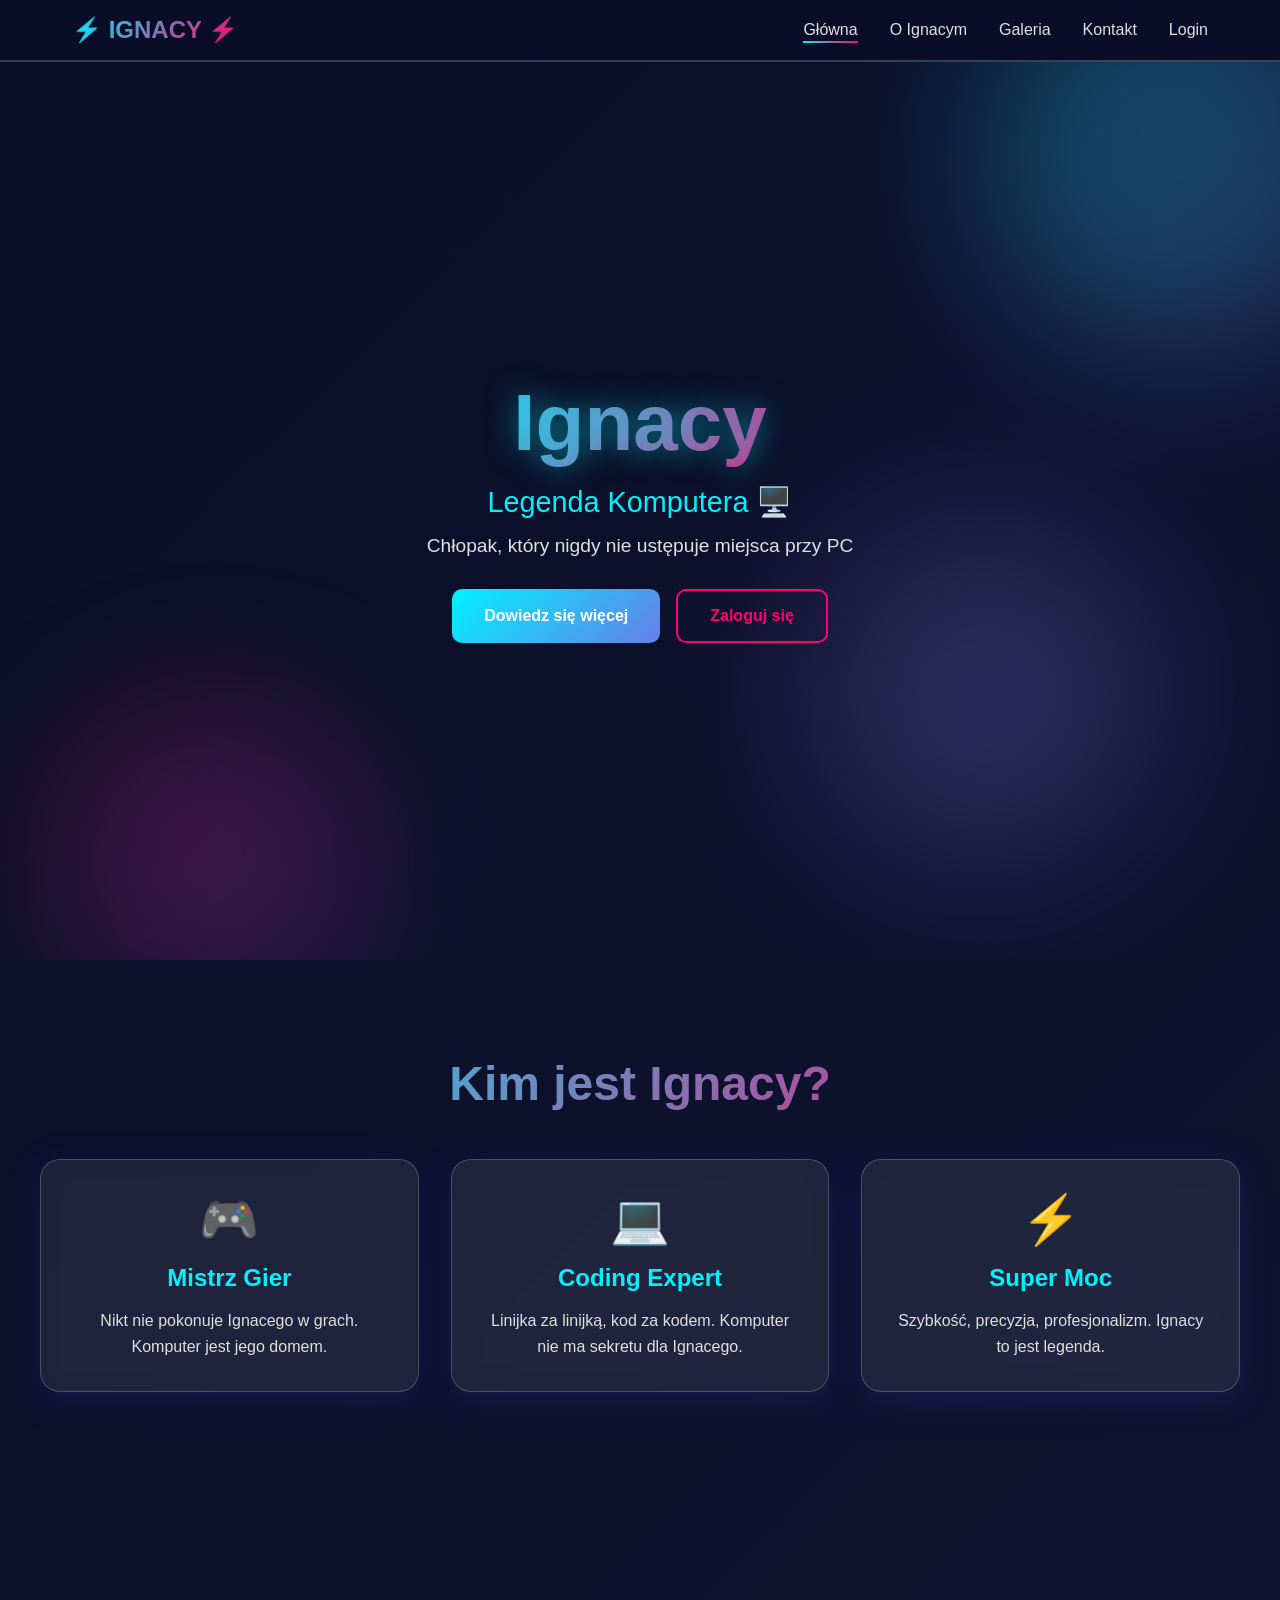
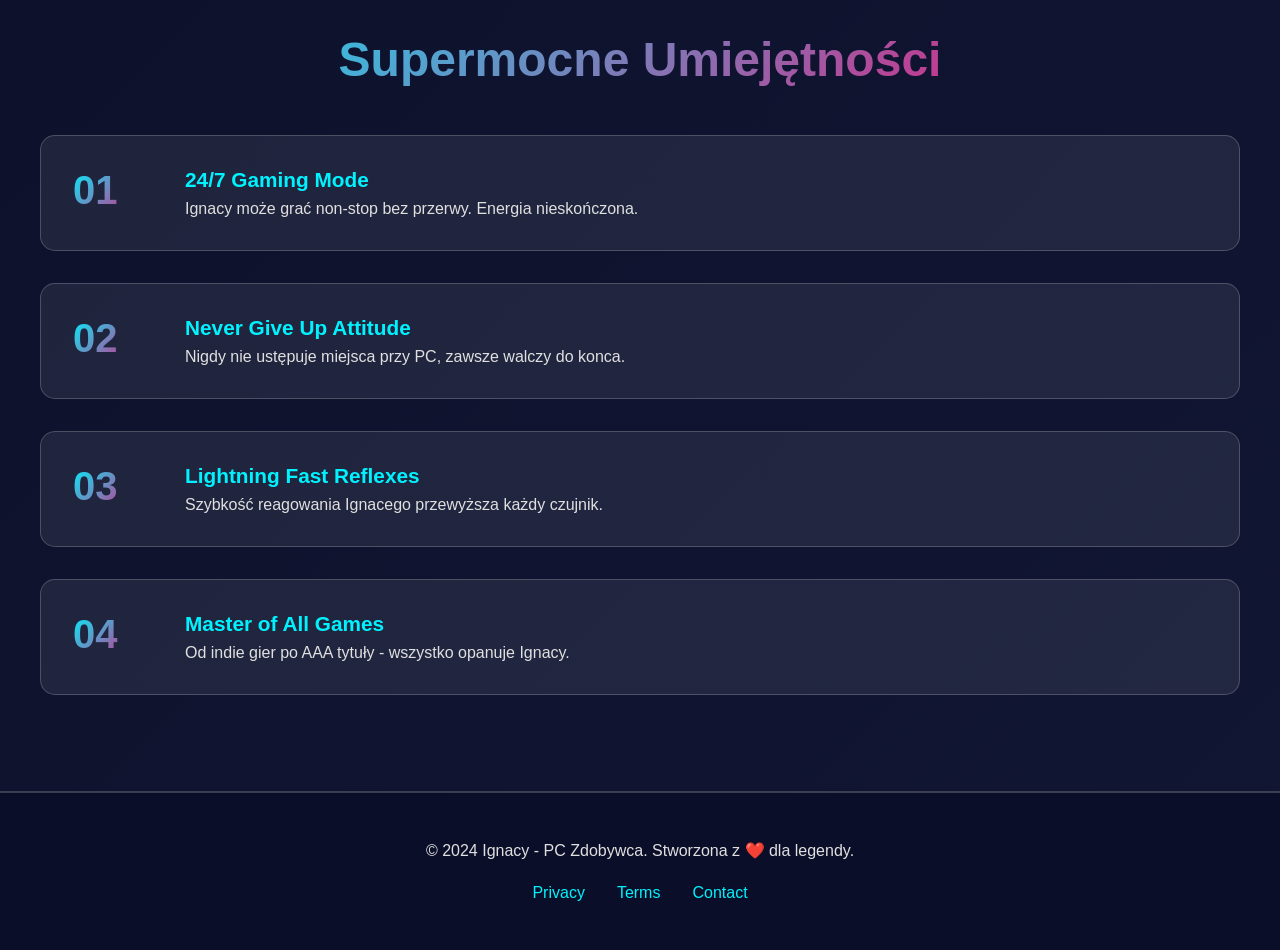
<file: index.html>
<!DOCTYPE html>
<html lang="pl">
<head>
    <meta charset="UTF-8">
    <meta name="viewport" content="width=device-width, initial-scale=1.0">
    <title>Ignacy - PC Zdobywca</title>
    <link rel="stylesheet" href="style.css">
</head>
<body>
    <!-- Navigation -->
    <nav class="navbar">
        <div class="nav-container">
            <div class="logo">
                <span class="logo-text">⚡ IGNACY ⚡</span>
            </div>
            <button class="hamburger" id="hamburger">
                <span></span>
                <span></span>
                <span></span>
            </button>
            <ul class="nav-menu" id="navMenu">
                <li class="nav-item"><a href="index.html" class="nav-link active">Główna</a></li>
                <li class="nav-item"><a href="about.html" class="nav-link">O Ignacym</a></li>
                <li class="nav-item"><a href="gallery.html" class="nav-link">Galeria</a></li>
                <li class="nav-item"><a href="contact.html" class="nav-link">Kontakt</a></li>
                <li class="nav-item"><a href="javascript:void(0)" class="nav-link" id="loginBtn">Login</a></li>
            </ul>
        </div>
    </nav>

    <!-- Login Modal -->
    <div class="login-modal" id="loginModal">
        <div class="login-container glass-effect">
            <button class="close-btn" id="closeLogin">&times;</button>
            <h2 class="login-title">Zaloguj się</h2>
            <form id="loginForm">
                <div class="form-group">
                    <label for="username">Login:</label>
                    <input type="text" id="username" placeholder="Wpisz login" required>
                </div>
                <div class="form-group">
                    <label for="password">Hasło:</label>
                    <input type="password" id="password" placeholder="Wpisz hasło" required>
                </div>
                <button type="submit" class="btn-login">Zaloguj się</button>
                <p class="login-hint">💡 Hint: ignacy / 1234</p>
            </form>
        </div>
    </div>

    <!-- Hero Section -->
    <section class="hero">
        <div class="hero-content">
            <h1 class="hero-title">Ignacy</h1>
            <p class="hero-subtitle">Legenda Komputera 🖥️</p>
            <p class="hero-text">Chłopak, który nigdy nie ustępuje miejsca przy PC</p>
            <div class="hero-buttons">
                <button class="btn btn-primary" onclick="document.querySelector('.about-section').scrollIntoView({behavior: 'smooth'})">Dowiedz się więcej</button>
                <button class="btn btn-secondary" id="loginBtn2">Zaloguj się</button>
            </div>
        </div>
        <div class="hero-background">
            <div class="gradient-orb orb-1"></div>
            <div class="gradient-orb orb-2"></div>
            <div class="gradient-orb orb-3"></div>
        </div>
    </section>

    <!-- About Section (Preview) -->
    <section class="about-section">
        <div class="section-container">
            <h2 class="section-title">Kim jest Ignacy?</h2>
            <div class="cards-grid">
                <div class="card glass-effect fade-in">
                    <div class="card-icon">🎮</div>
                    <h3>Mistrz Gier</h3>
                    <p>Nikt nie pokonuje Ignacego w grach. Komputer jest jego domem.</p>
                </div>
                <div class="card glass-effect fade-in" style="animation-delay: 0.2s;">
                    <div class="card-icon">💻</div>
                    <h3>Coding Expert</h3>
                    <p>Linijka za linijką, kod za kodem. Komputer nie ma sekretu dla Ignacego.</p>
                </div>
                <div class="card glass-effect fade-in" style="animation-delay: 0.4s;">
                    <div class="card-icon">⚡</div>
                    <h3>Super Moc</h3>
                    <p>Szybkość, precyzja, profesjonalizm. Ignacy to jest legenda.</p>
                </div>
            </div>
        </div>
    </section>

    <!-- Features Section -->
    <section class="features-section">
        <div class="section-container">
            <h2 class="section-title">Supermocne Umiejętności</h2>
            <div class="features-list">
                <div class="feature-item">
                    <div class="feature-number">01</div>
                    <div class="feature-content">
                        <h3>24/7 Gaming Mode</h3>
                        <p>Ignacy może grać non-stop bez przerwy. Energia nieskończona.</p>
                    </div>
                </div>
                <div class="feature-item">
                    <div class="feature-number">02</div>
                    <div class="feature-content">
                        <h3>Never Give Up Attitude</h3>
                        <p>Nigdy nie ustępuje miejsca przy PC, zawsze walczy do konca.</p>
                    </div>
                </div>
                <div class="feature-item">
                    <div class="feature-number">03</div>
                    <div class="feature-content">
                        <h3>Lightning Fast Reflexes</h3>
                        <p>Szybkość reagowania Ignacego przewyższa każdy czujnik.</p>
                    </div>
                </div>
                <div class="feature-item">
                    <div class="feature-number">04</div>
                    <div class="feature-content">
                        <h3>Master of All Games</h3>
                        <p>Od indie gier po AAA tytuły - wszystko opanuje Ignacy.</p>
                    </div>
                </div>
            </div>
        </div>
    </section>

    <!-- Footer -->
    <footer class="footer">
        <div class="footer-content">
            <p>&copy; 2024 Ignacy - PC Zdobywca. Stworzona z ❤️ dla legendy.</p>
            <div class="footer-links">
                <a href="#" class="footer-link">Privacy</a>
                <a href="#" class="footer-link">Terms</a>
                <a href="#" class="footer-link">Contact</a>
            </div>
        </div>
    </footer>

    <script src="script.js"></script>
</body>
</html>
</file>
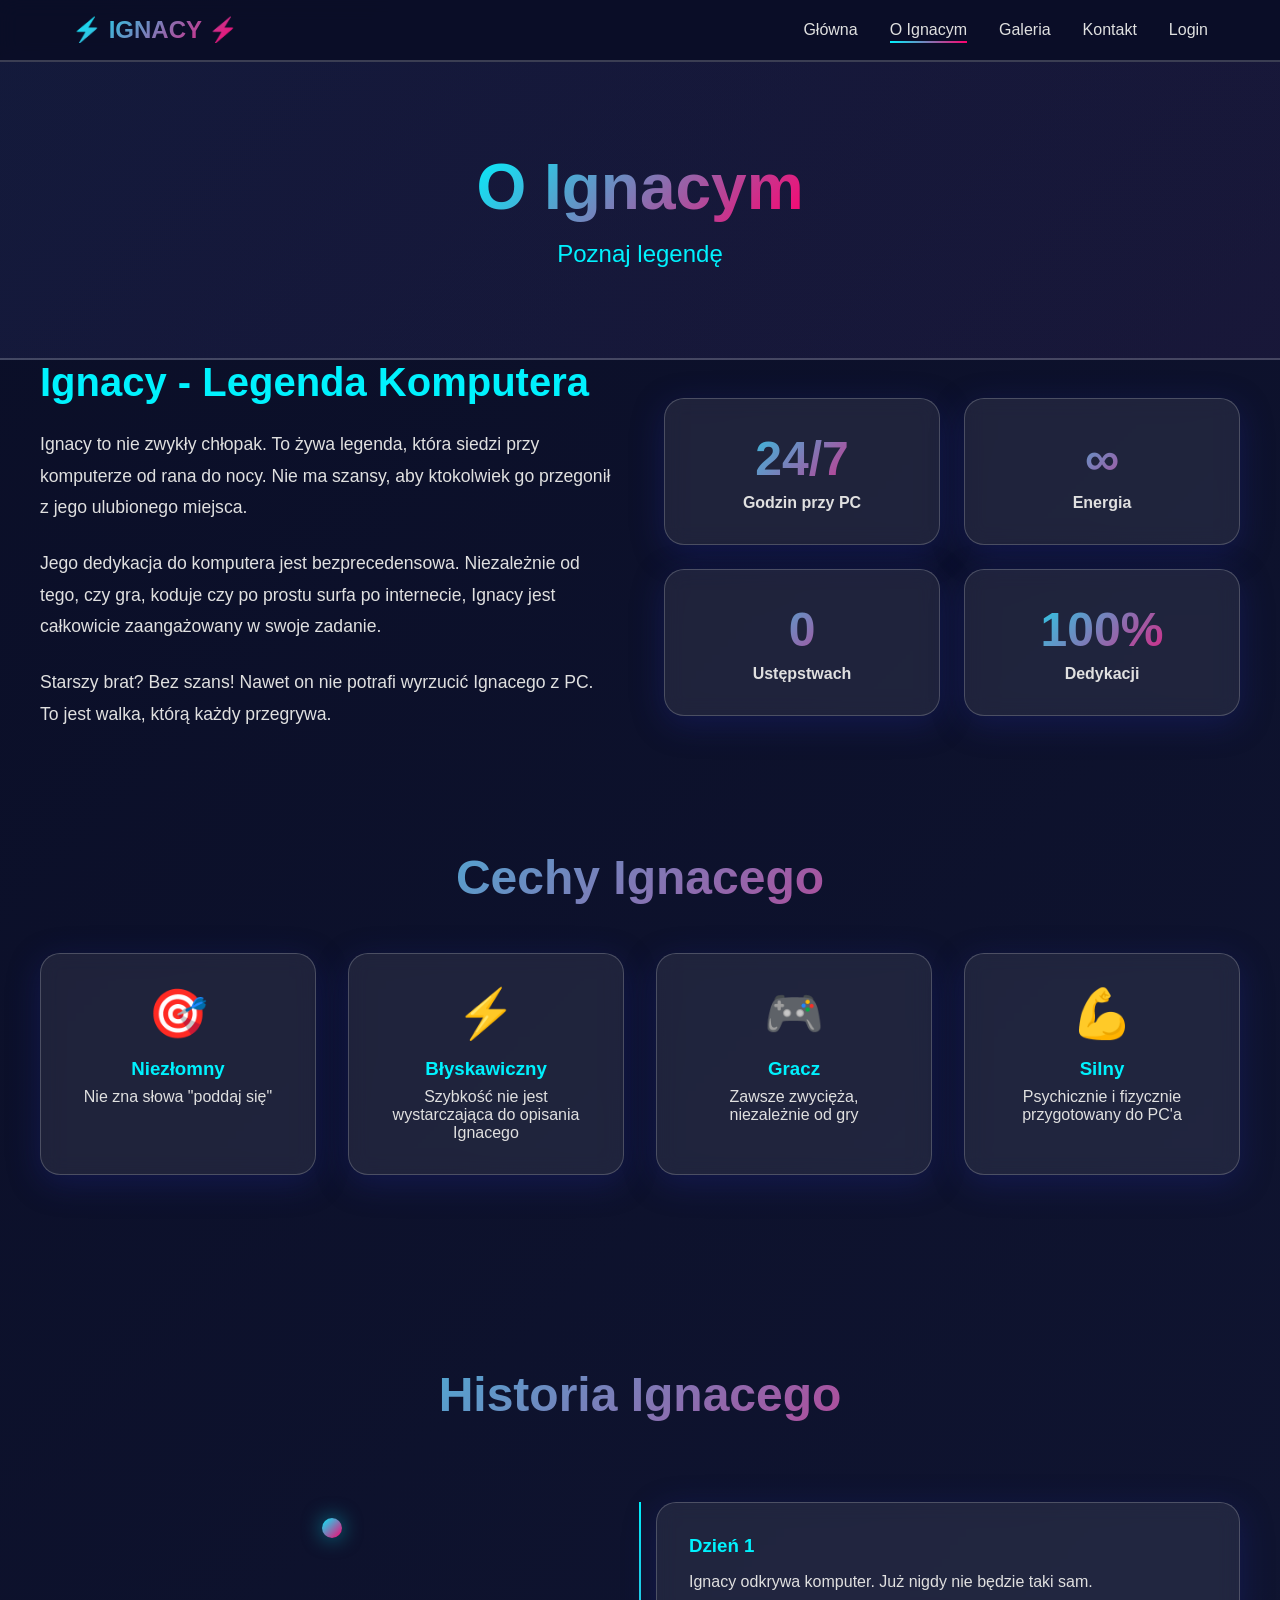
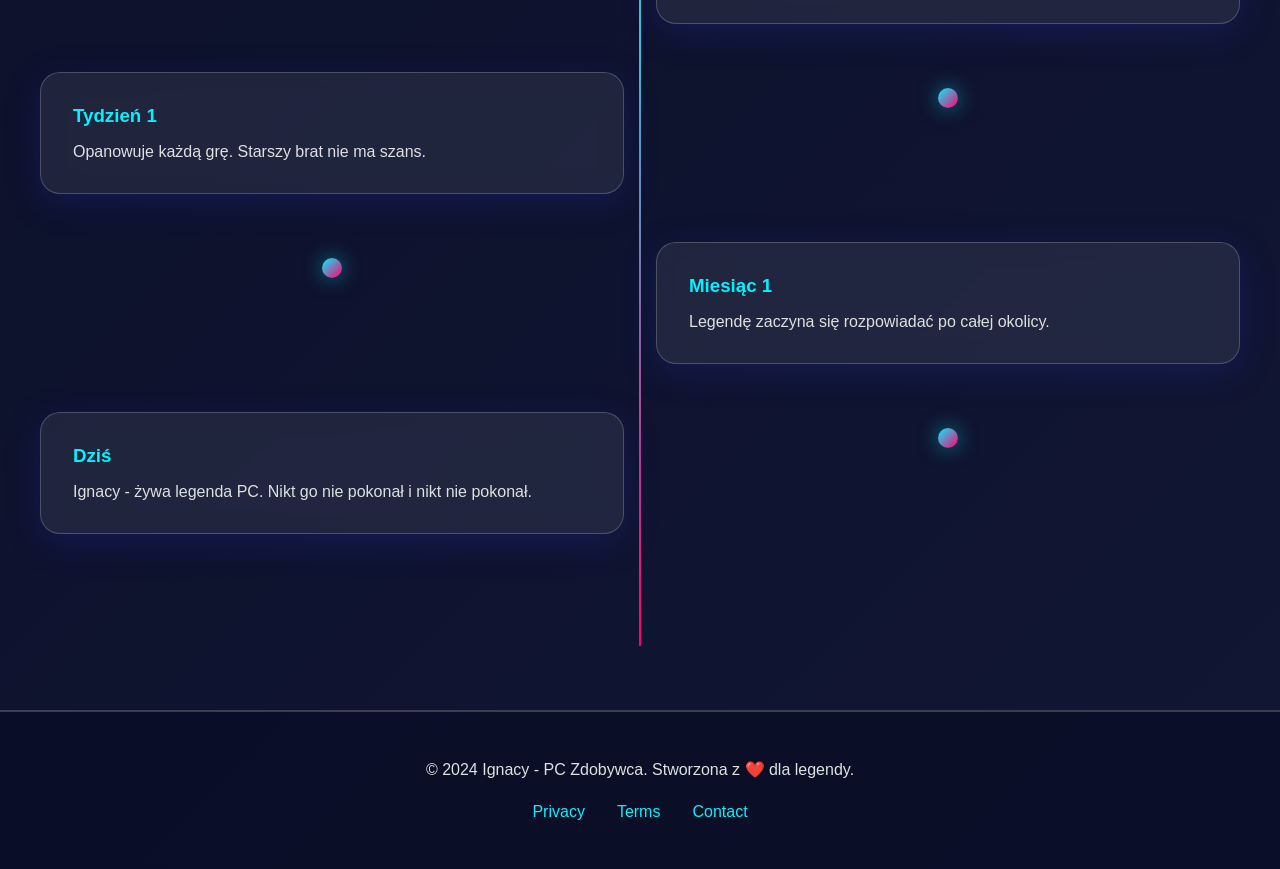
<file: about.html>
<!DOCTYPE html>
<html lang="pl">
<head>
    <meta charset="UTF-8">
    <meta name="viewport" content="width=device-width, initial-scale=1.0">
    <title>O Ignacym - PC Zdobywca</title>
    <link rel="stylesheet" href="style.css">
</head>
<body>
    <!-- Navigation -->
    <nav class="navbar">
        <div class="nav-container">
            <div class="logo">
                <span class="logo-text">⚡ IGNACY ⚡</span>
            </div>
            <button class="hamburger" id="hamburger">
                <span></span>
                <span></span>
                <span></span>
            </button>
            <ul class="nav-menu" id="navMenu">
                <li class="nav-item"><a href="index.html" class="nav-link">Główna</a></li>
                <li class="nav-item"><a href="about.html" class="nav-link active">O Ignacym</a></li>
                <li class="nav-item"><a href="gallery.html" class="nav-link">Galeria</a></li>
                <li class="nav-item"><a href="contact.html" class="nav-link">Kontakt</a></li>
                <li class="nav-item"><a href="javascript:void(0)" class="nav-link" id="loginBtn">Login</a></li>
            </ul>
        </div>
    </nav>

    <!-- Login Modal -->
    <div class="login-modal" id="loginModal">
        <div class="login-container glass-effect">
            <button class="close-btn" id="closeLogin">&times;</button>
            <h2 class="login-title">Zaloguj się</h2>
            <form id="loginForm">
                <div class="form-group">
                    <label for="username">Login:</label>
                    <input type="text" id="username" placeholder="Wpisz login" required>
                </div>
                <div class="form-group">
                    <label for="password">Hasło:</label>
                    <input type="password" id="password" placeholder="Wpisz hasło" required>
                </div>
                <button type="submit" class="btn-login">Zaloguj się</button>
                <p class="login-hint">💡 Hint: ignacy / 1234</p>
            </form>
        </div>
    </div>

    <!-- Page Hero -->
    <section class="page-hero">
        <h1 class="page-title">O Ignacym</h1>
        <p class="page-subtitle">Poznaj legendę</p>
    </section>

    <!-- About Content -->
    <section class="content-section">
        <div class="section-container">
            <div class="about-grid">
                <div class="about-text fade-in">
                    <h2>Ignacy - Legenda Komputera</h2>
                    <p>
                        Ignacy to nie zwykły chłopak. To żywa legenda, która siedzi przy komputerze od rana do nocy. 
                        Nie ma szansy, aby ktokolwiek go przegonił z jego ulubionego miejsca.
                    </p>
                    <p>
                        Jego dedykacja do komputera jest bezprecedensowa. Niezależnie od tego, czy gra, koduje czy po prostu 
                        surfa po internecie, Ignacy jest całkowicie zaangażowany w swoje zadanie.
                    </p>
                    <p>
                        Starszy brat? Bez szans! Nawet on nie potrafi wyrzucić Ignacego z PC. To jest walka, którą każdy przegrywa.
                    </p>
                </div>
                <div class="about-stats fade-in" style="animation-delay: 0.2s;">
                    <div class="stat-card glass-effect">
                        <div class="stat-number">24/7</div>
                        <div class="stat-label">Godzin przy PC</div>
                    </div>
                    <div class="stat-card glass-effect">
                        <div class="stat-number">∞</div>
                        <div class="stat-label">Energia</div>
                    </div>
                    <div class="stat-card glass-effect">
                        <div class="stat-number">0</div>
                        <div class="stat-label">Ustępstwach</div>
                    </div>
                    <div class="stat-card glass-effect">
                        <div class="stat-number">100%</div>
                        <div class="stat-label">Dedykacji</div>
                    </div>
                </div>
            </div>
        </div>
    </section>

    <!-- Personality Section -->
    <section class="personality-section">
        <div class="section-container">
            <h2 class="section-title">Cechy Ignacego</h2>
            <div class="traits-grid">
                <div class="trait-card glass-effect">
                    <span class="trait-emoji">🎯</span>
                    <h3>Niezłomny</h3>
                    <p>Nie zna słowa "poddaj się"</p>
                </div>
                <div class="trait-card glass-effect">
                    <span class="trait-emoji">⚡</span>
                    <h3>Błyskawiczny</h3>
                    <p>Szybkość nie jest wystarczająca do opisania Ignacego</p>
                </div>
                <div class="trait-card glass-effect">
                    <span class="trait-emoji">🎮</span>
                    <h3>Gracz</h3>
                    <p>Zawsze zwycięża, niezależnie od gry</p>
                </div>
                <div class="trait-card glass-effect">
                    <span class="trait-emoji">💪</span>
                    <h3>Silny</h3>
                    <p>Psychicznie i fizycznie przygotowany do PC'a</p>
                </div>
            </div>
        </div>
    </section>

    <!-- Timeline Section -->
    <section class="timeline-section">
        <div class="section-container">
            <h2 class="section-title">Historia Ignacego</h2>
            <div class="timeline">
                <div class="timeline-item">
                    <div class="timeline-marker"></div>
                    <div class="timeline-content glass-effect">
                        <h3>Dzień 1</h3>
                        <p>Ignacy odkrywa komputer. Już nigdy nie będzie taki sam.</p>
                    </div>
                </div>
                <div class="timeline-item">
                    <div class="timeline-marker"></div>
                    <div class="timeline-content glass-effect">
                        <h3>Tydzień 1</h3>
                        <p>Opanowuje każdą grę. Starszy brat nie ma szans.</p>
                    </div>
                </div>
                <div class="timeline-item">
                    <div class="timeline-marker"></div>
                    <div class="timeline-content glass-effect">
                        <h3>Miesiąc 1</h3>
                        <p>Legendę zaczyna się rozpowiadać po całej okolicy.</p>
                    </div>
                </div>
                <div class="timeline-item">
                    <div class="timeline-marker"></div>
                    <div class="timeline-content glass-effect">
                        <h3>Dziś</h3>
                        <p>Ignacy - żywa legenda PC. Nikt go nie pokonał i nikt nie pokonał.</p>
                    </div>
                </div>
            </div>
        </div>
    </section>

    <!-- Footer -->
    <footer class="footer">
        <div class="footer-content">
            <p>&copy; 2024 Ignacy - PC Zdobywca. Stworzona z ❤️ dla legendy.</p>
            <div class="footer-links">
                <a href="#" class="footer-link">Privacy</a>
                <a href="#" class="footer-link">Terms</a>
                <a href="#" class="footer-link">Contact</a>
            </div>
        </div>
    </footer>

    <script src="script.js"></script>
</body>
</html>
</file>
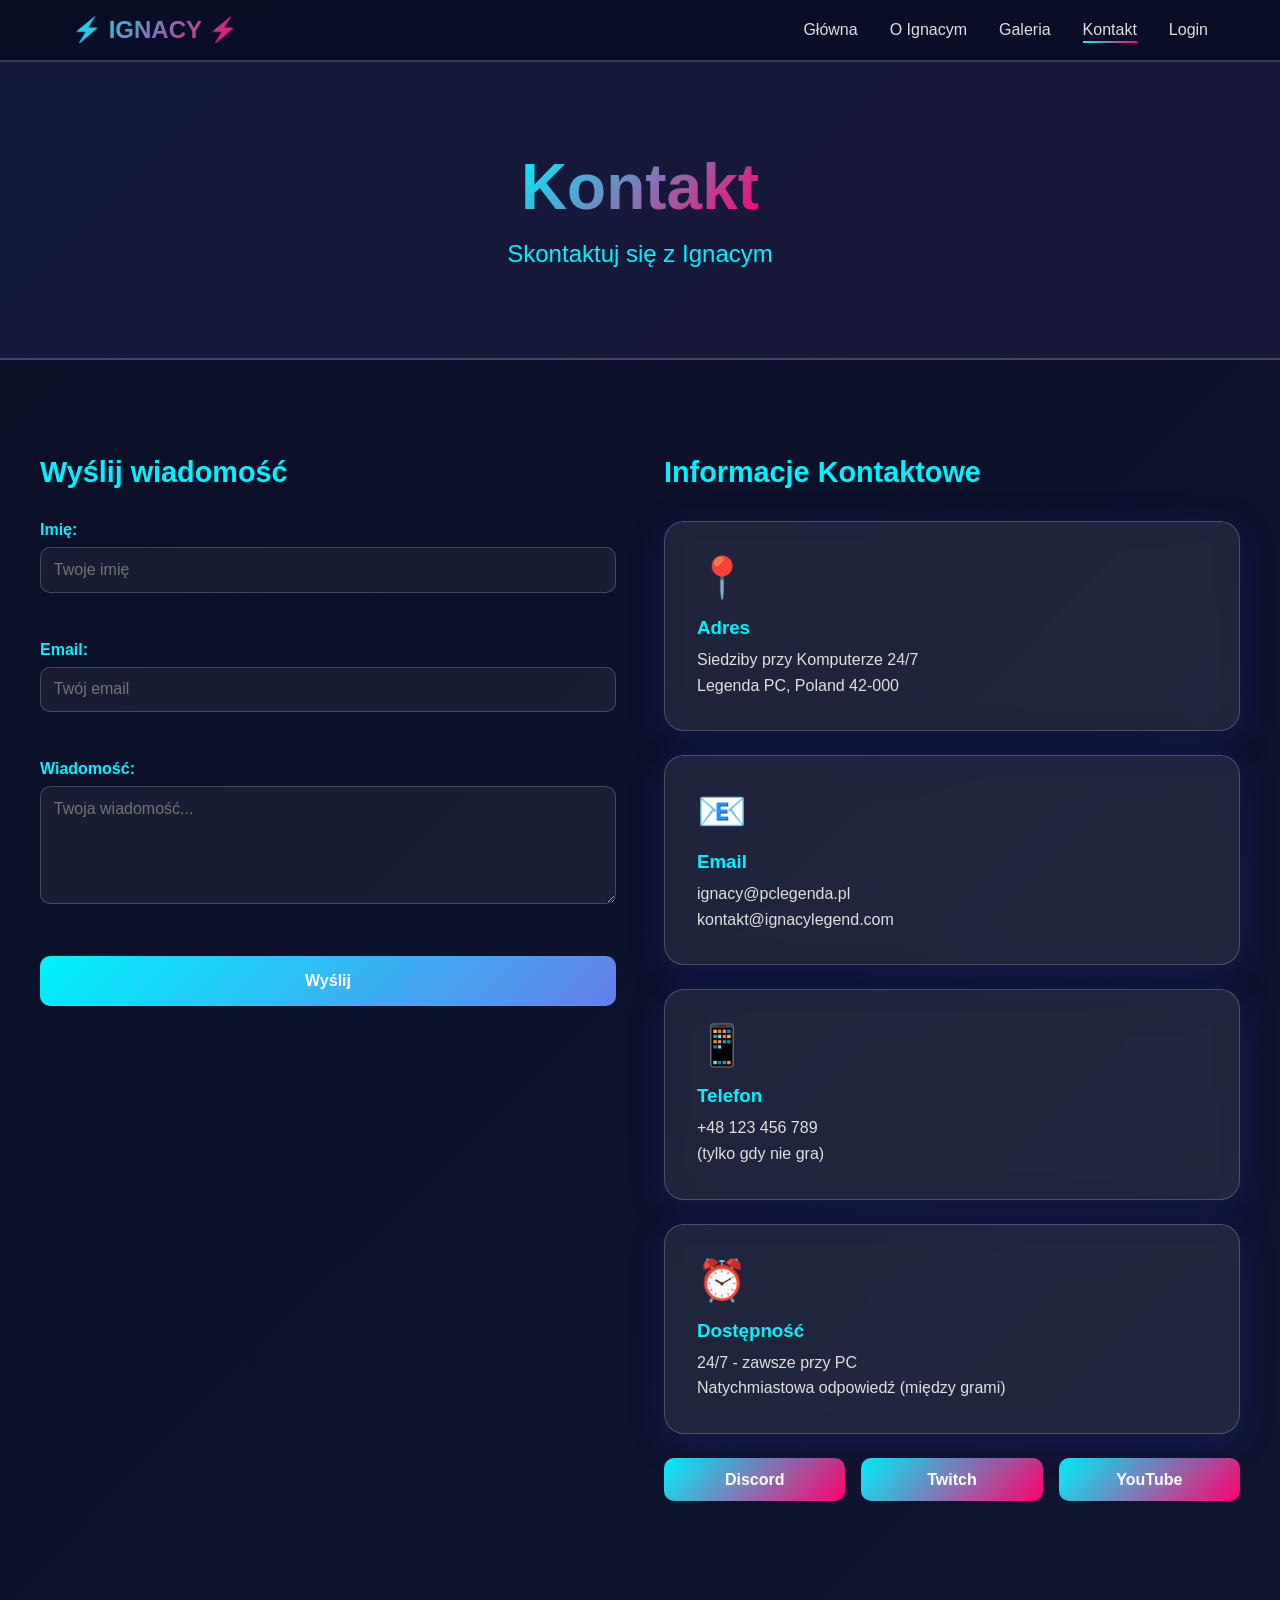
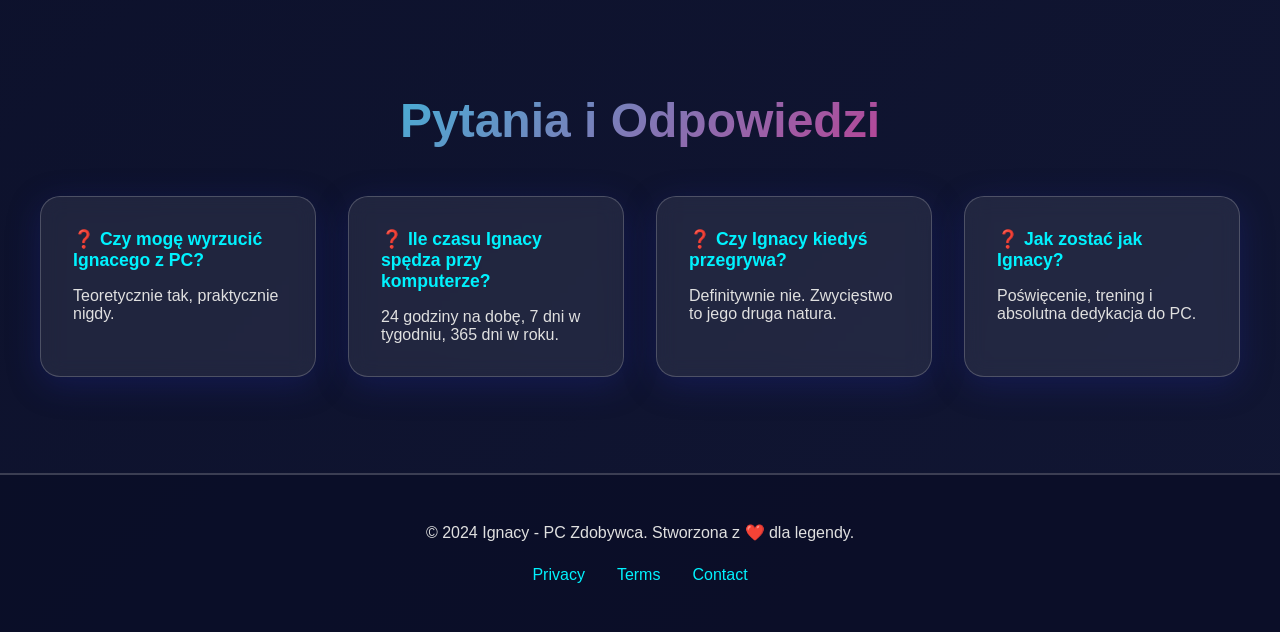
<file: contact.html>
<!DOCTYPE html>
<html lang="pl">
<head>
    <meta charset="UTF-8">
    <meta name="viewport" content="width=device-width, initial-scale=1.0">
    <title>Kontakt - PC Zdobywca</title>
    <link rel="stylesheet" href="style.css">
</head>
<body>
    <!-- Navigation -->
    <nav class="navbar">
        <div class="nav-container">
            <div class="logo">
                <span class="logo-text">⚡ IGNACY ⚡</span>
            </div>
            <button class="hamburger" id="hamburger">
                <span></span>
                <span></span>
                <span></span>
            </button>
            <ul class="nav-menu" id="navMenu">
                <li class="nav-item"><a href="index.html" class="nav-link">Główna</a></li>
                <li class="nav-item"><a href="about.html" class="nav-link">O Ignacym</a></li>
                <li class="nav-item"><a href="gallery.html" class="nav-link">Galeria</a></li>
                <li class="nav-item"><a href="contact.html" class="nav-link active">Kontakt</a></li>
                <li class="nav-item"><a href="javascript:void(0)" class="nav-link" id="loginBtn">Login</a></li>
            </ul>
        </div>
    </nav>

    <!-- Login Modal -->
    <div class="login-modal" id="loginModal">
        <div class="login-container glass-effect">
            <button class="close-btn" id="closeLogin">&times;</button>
            <h2 class="login-title">Zaloguj się</h2>
            <form id="loginForm">
                <div class="form-group">
                    <label for="username">Login:</label>
                    <input type="text" id="username" placeholder="Wpisz login" required>
                </div>
                <div class="form-group">
                    <label for="password">Hasło:</label>
                    <input type="password" id="password" placeholder="Wpisz hasło" required>
                </div>
                <button type="submit" class="btn-login">Zaloguj się</button>
                <p class="login-hint">💡 Hint: ignacy / 1234</p>
            </form>
        </div>
    </div>

    <!-- Page Hero -->
    <section class="page-hero">
        <h1 class="page-title">Kontakt</h1>
        <p class="page-subtitle">Skontaktuj się z Ignacym</p>
    </section>

    <!-- Contact Section -->
    <section class="contact-section">
        <div class="section-container">
            <div class="contact-grid">
                <!-- Contact Form -->
                <div class="contact-form-wrapper fade-in">
                    <h2>Wyślij wiadomość</h2>
                    <form id="contactForm" class="contact-form">
                        <div class="form-group">
                            <label for="name">Imię:</label>
                            <input type="text" id="name" name="name" placeholder="Twoje imię" required>
                        </div>
                        <div class="form-group">
                            <label for="email">Email:</label>
                            <input type="email" id="email" name="email" placeholder="Twój email" required>
                        </div>
                        <div class="form-group">
                            <label for="message">Wiadomość:</label>
                            <textarea id="message" name="message" placeholder="Twoja wiadomość..." rows="5" required></textarea>
                        </div>
                        <button type="submit" class="btn btn-primary">Wyślij</button>
                    </form>
                    <div id="formMessage" class="form-message"></div>
                </div>

                <!-- Contact Info -->
                <div class="contact-info fade-in" style="animation-delay: 0.2s;">
                    <h2>Informacje Kontaktowe</h2>
                    
                    <div class="info-card glass-effect">
                        <div class="info-icon">📍</div>
                        <h3>Adres</h3>
                        <p>Siedziby przy Komputerze 24/7</p>
                        <p>Legenda PC, Poland 42-000</p>
                    </div>

                    <div class="info-card glass-effect">
                        <div class="info-icon">📧</div>
                        <h3>Email</h3>
                        <p>ignacy@pclegenda.pl</p>
                        <p>kontakt@ignacylegend.com</p>
                    </div>

                    <div class="info-card glass-effect">
                        <div class="info-icon">📱</div>
                        <h3>Telefon</h3>
                        <p>+48 123 456 789</p>
                        <p>(tylko gdy nie gra)</p>
                    </div>

                    <div class="info-card glass-effect">
                        <div class="info-icon">⏰</div>
                        <h3>Dostępność</h3>
                        <p>24/7 - zawsze przy PC</p>
                        <p>Natychmiastowa odpowiedź (między grami)</p>
                    </div>

                    <div class="social-links">
                        <a href="#" class="social-btn">Discord</a>
                        <a href="#" class="social-btn">Twitch</a>
                        <a href="#" class="social-btn">YouTube</a>
                    </div>
                </div>
            </div>
        </div>
    </section>

    <!-- FAQ Section -->
    <section class="faq-section">
        <div class="section-container">
            <h2 class="section-title">Pytania i Odpowiedzi</h2>
            <div class="faq-grid">
                <div class="faq-item glass-effect">
                    <h3>❓ Czy mogę wyrzucić Ignacego z PC?</h3>
                    <p>Teoretycznie tak, praktycznie nigdy.</p>
                </div>
                <div class="faq-item glass-effect">
                    <h3>❓ Ile czasu Ignacy spędza przy komputerze?</h3>
                    <p>24 godziny na dobę, 7 dni w tygodniu, 365 dni w roku.</p>
                </div>
                <div class="faq-item glass-effect">
                    <h3>❓ Czy Ignacy kiedyś przegrywa?</h3>
                    <p>Definitywnie nie. Zwycięstwo to jego druga natura.</p>
                </div>
                <div class="faq-item glass-effect">
                    <h3>❓ Jak zostać jak Ignacy?</h3>
                    <p>Poświęcenie, trening i absolutna dedykacja do PC.</p>
                </div>
            </div>
        </div>
    </section>

    <!-- Footer -->
    <footer class="footer">
        <div class="footer-content">
            <p>&copy; 2024 Ignacy - PC Zdobywca. Stworzona z ❤️ dla legendy.</p>
            <div class="footer-links">
                <a href="#" class="footer-link">Privacy</a>
                <a href="#" class="footer-link">Terms</a>
                <a href="#" class="footer-link">Contact</a>
            </div>
        </div>
    </footer>

    <script src="script.js"></script>
</body>
</html>
</file>
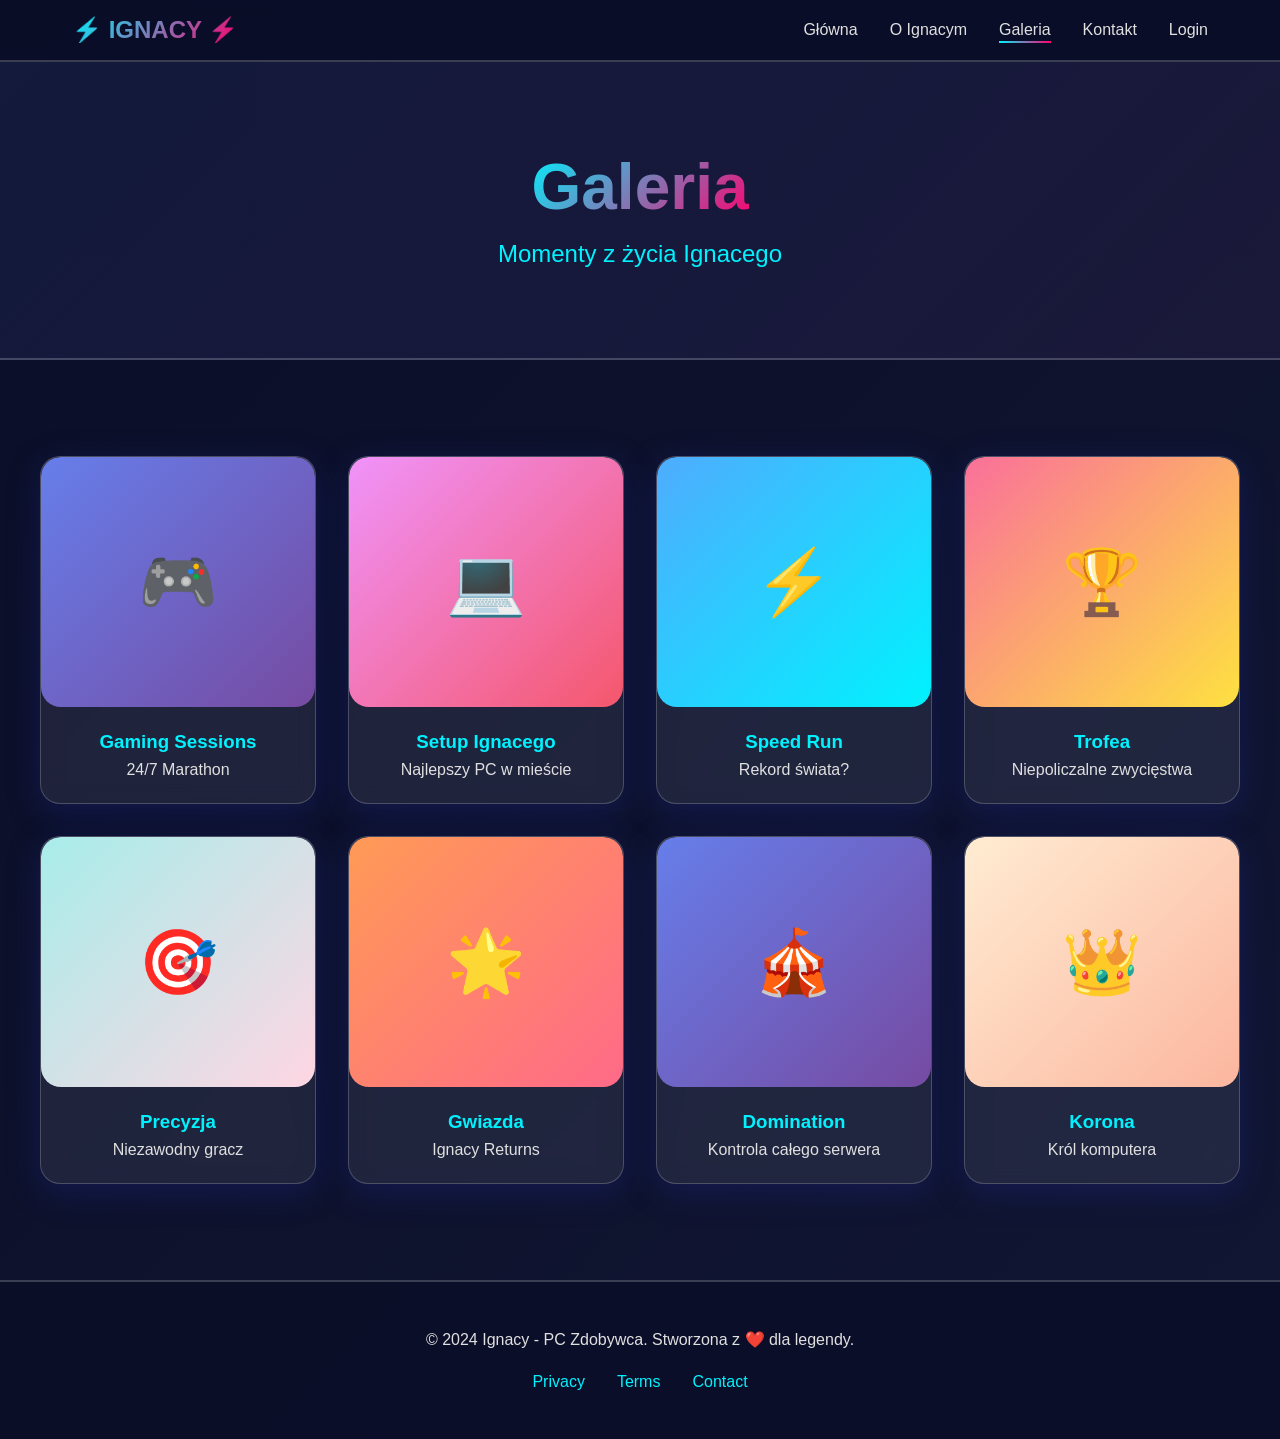
<file: gallery.html>
<!DOCTYPE html>
<html lang="pl">
<head>
    <meta charset="UTF-8">
    <meta name="viewport" content="width=device-width, initial-scale=1.0">
    <title>Galeria - PC Zdobywca</title>
    <link rel="stylesheet" href="style.css">
</head>
<body>
    <!-- Navigation -->
    <nav class="navbar">
        <div class="nav-container">
            <div class="logo">
                <span class="logo-text">⚡ IGNACY ⚡</span>
            </div>
            <button class="hamburger" id="hamburger">
                <span></span>
                <span></span>
                <span></span>
            </button>
            <ul class="nav-menu" id="navMenu">
                <li class="nav-item"><a href="index.html" class="nav-link">Główna</a></li>
                <li class="nav-item"><a href="about.html" class="nav-link">O Ignacym</a></li>
                <li class="nav-item"><a href="gallery.html" class="nav-link active">Galeria</a></li>
                <li class="nav-item"><a href="contact.html" class="nav-link">Kontakt</a></li>
                <li class="nav-item"><a href="javascript:void(0)" class="nav-link" id="loginBtn">Login</a></li>
            </ul>
        </div>
    </nav>

    <!-- Login Modal -->
    <div class="login-modal" id="loginModal">
        <div class="login-container glass-effect">
            <button class="close-btn" id="closeLogin">&times;</button>
            <h2 class="login-title">Zaloguj się</h2>
            <form id="loginForm">
                <div class="form-group">
                    <label for="username">Login:</label>
                    <input type="text" id="username" placeholder="Wpisz login" required>
                </div>
                <div class="form-group">
                    <label for="password">Hasło:</label>
                    <input type="password" id="password" placeholder="Wpisz hasło" required>
                </div>
                <button type="submit" class="btn-login">Zaloguj się</button>
                <p class="login-hint">💡 Hint: ignacy / 1234</p>
            </form>
        </div>
    </div>

    <!-- Page Hero -->
    <section class="page-hero">
        <h1 class="page-title">Galeria</h1>
        <p class="page-subtitle">Momenty z życia Ignacego</p>
    </section>

    <!-- Gallery Section -->
    <section class="gallery-section">
        <div class="section-container">
            <div class="gallery-grid">
                <!-- Gallery Items -->
                <div class="gallery-item glass-effect">
                    <div class="gallery-image">
                        <div class="placeholder-img" style="background: linear-gradient(135deg, #667eea 0%, #764ba2 100%);">
                            <span>🎮</span>
                        </div>
                    </div>
                    <div class="gallery-info">
                        <h3>Gaming Sessions</h3>
                        <p>24/7 Marathon</p>
                    </div>
                </div>

                <div class="gallery-item glass-effect">
                    <div class="gallery-image">
                        <div class="placeholder-img" style="background: linear-gradient(135deg, #f093fb 0%, #f5576c 100%);">
                            <span>💻</span>
                        </div>
                    </div>
                    <div class="gallery-info">
                        <h3>Setup Ignacego</h3>
                        <p>Najlepszy PC w mieście</p>
                    </div>
                </div>

                <div class="gallery-item glass-effect">
                    <div class="gallery-image">
                        <div class="placeholder-img" style="background: linear-gradient(135deg, #4facfe 0%, #00f2fe 100%);">
                            <span>⚡</span>
                        </div>
                    </div>
                    <div class="gallery-info">
                        <h3>Speed Run</h3>
                        <p>Rekord świata?</p>
                    </div>
                </div>

                <div class="gallery-item glass-effect">
                    <div class="gallery-image">
                        <div class="placeholder-img" style="background: linear-gradient(135deg, #fa709a 0%, #fee140 100%);">
                            <span>🏆</span>
                        </div>
                    </div>
                    <div class="gallery-info">
                        <h3>Trofea</h3>
                        <p>Niepoliczalne zwycięstwa</p>
                    </div>
                </div>

                <div class="gallery-item glass-effect">
                    <div class="gallery-image">
                        <div class="placeholder-img" style="background: linear-gradient(135deg, #a8edea 0%, #fed6e3 100%);">
                            <span>🎯</span>
                        </div>
                    </div>
                    <div class="gallery-info">
                        <h3>Precyzja</h3>
                        <p>Niezawodny gracz</p>
                    </div>
                </div>

                <div class="gallery-item glass-effect">
                    <div class="gallery-image">
                        <div class="placeholder-img" style="background: linear-gradient(135deg, #ff9a56 0%, #ff6a88 100%);">
                            <span>🌟</span>
                        </div>
                    </div>
                    <div class="gallery-info">
                        <h3>Gwiazda</h3>
                        <p>Ignacy Returns</p>
                    </div>
                </div>

                <div class="gallery-item glass-effect">
                    <div class="gallery-image">
                        <div class="placeholder-img" style="background: linear-gradient(135deg, #667eea 0%, #764ba2 100%);">
                            <span>🎪</span>
                        </div>
                    </div>
                    <div class="gallery-info">
                        <h3>Domination</h3>
                        <p>Kontrola całego serwera</p>
                    </div>
                </div>

                <div class="gallery-item glass-effect">
                    <div class="gallery-image">
                        <div class="placeholder-img" style="background: linear-gradient(135deg, #ffecd2 0%, #fcb69f 100%);">
                            <span>👑</span>
                        </div>
                    </div>
                    <div class="gallery-info">
                        <h3>Korona</h3>
                        <p>Król komputera</p>
                    </div>
                </div>
            </div>
        </div>
    </section>

    <!-- Footer -->
    <footer class="footer">
        <div class="footer-content">
            <p>&copy; 2024 Ignacy - PC Zdobywca. Stworzona z ❤️ dla legendy.</p>
            <div class="footer-links">
                <a href="#" class="footer-link">Privacy</a>
                <a href="#" class="footer-link">Terms</a>
                <a href="#" class="footer-link">Contact</a>
            </div>
        </div>
    </footer>

    <script src="script.js"></script>
</body>
</html>
</file>
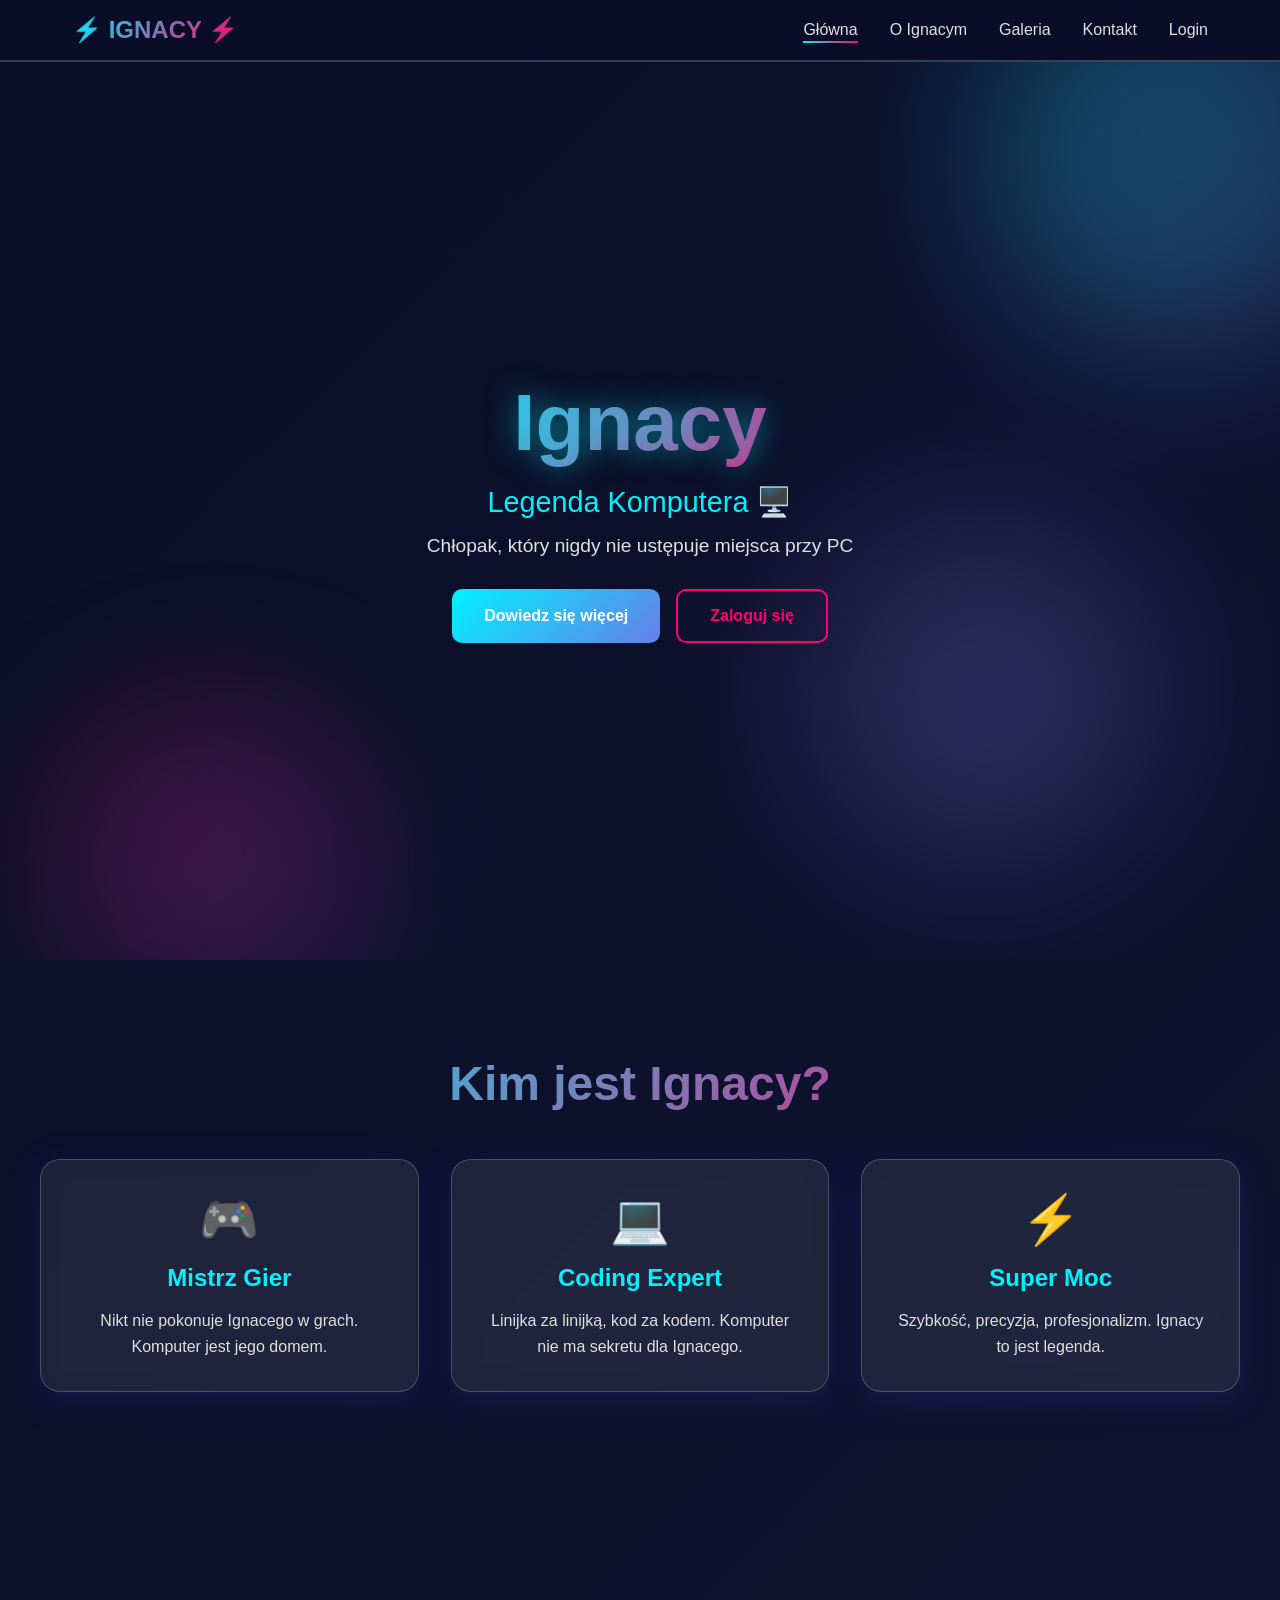
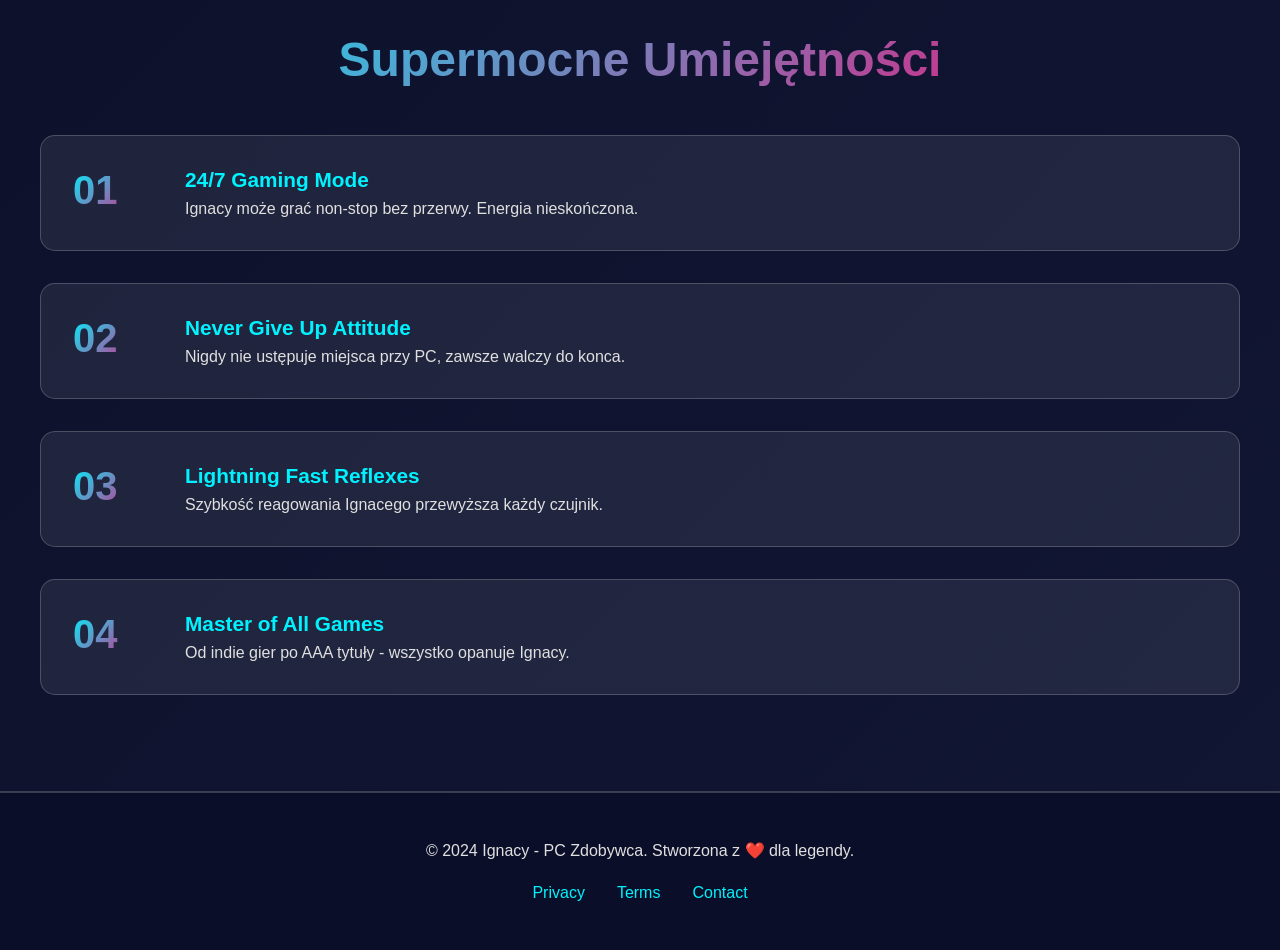
<file: secret.html>
<!DOCTYPE html>
<html lang="pl">
<head>
    <meta charset="UTF-8">
    <meta name="viewport" content="width=device-width, initial-scale=1.0">
    <title>Tajne Miejsce - Ignacy</title>
    <link rel="stylesheet" href="style.css">
</head>
<body>
    <!-- Navigation -->
    <nav class="navbar">
        <div class="nav-container">
            <div class="logo">
                <span class="logo-text">⚡ IGNACY ⚡</span>
            </div>
            <button class="hamburger" id="hamburger">
                <span></span>
                <span></span>
                <span></span>
            </button>
            <ul class="nav-menu" id="navMenu">
                <li class="nav-item"><a href="index.html" class="nav-link">Główna</a></li>
                <li class="nav-item"><a href="#" class="nav-link" id="logoutBtn">Wyloguj się</a></li>
            </ul>
        </div>
    </nav>

    <!-- Secret Content -->
    <section class="secret-hero">
        <div class="secret-content">
            <h1 class="secret-title glowing-text">Siema Ignacy, siema mordeczko! 🎮</h1>
            <div class="confetti-container" id="confetti"></div>
            
            <div class="secret-message glass-effect pulse-animation">
                <h2>Sieeeema! 👋</h2>
                <p class="secret-subtitle">Znalazłeś ukryte miejsce!</p>
                <p class="secret-text">
                    To jest specjalne miejsce tylko dla Ciebie, legendy komputera! 
                    Nikt inny nie ma dostępu do tego rajskiego kąta internetu.
                </p>
                <p class="secret-text">
                    Tutaj możesz celebrować swoją niesamowitą pozycję jako Mistrz PC.
                    Żaden starszy brat nie dostanie się tutaj!
                </p>
            </div>

            <div class="secret-stats-container">
                <div class="secret-stat glass-effect">
                    <div class="stat-value">∞</div>
                    <div class="stat-name">Zwycięstwa</div>
                </div>
                <div class="secret-stat glass-effect">
                    <div class="stat-value">0</div>
                    <div class="stat-name">Porażki</div>
                </div>
                <div class="secret-stat glass-effect">
                    <div class="stat-value">1</div>
                    <div class="stat-name">Legenda</div>
                </div>
            </div>

            <div class="secret-buttons">
                <button class="btn btn-primary" onclick="triggerConfetti()">🎉 Konfetti!</button>
                <button class="btn btn-secondary" id="logoutBtn2">Wyloguj się</button>
            </div>

            <div class="secret-gallery">
                <h3>Twoje Osiągnięcia</h3>
                <div class="achievement-grid">
                    <div class="achievement glass-effect">
                        <span class="achievement-icon">🏆</span>
                        <p>Mistrz Gier</p>
                    </div>
                    <div class="achievement glass-effect">
                        <span class="achievement-icon">⚡</span>
                        <p>Speed Master</p>
                    </div>
                    <div class="achievement glass-effect">
                        <span class="achievement-icon">💪</span>
                        <p>Never Give Up</p>
                    </div>
                    <div class="achievement glass-effect">
                        <span class="achievement-icon">👑</span>
                        <p>PC King</p>
                    </div>
                    <div class="achievement glass-effect">
                        <span class="achievement-icon">🎯</span>
                        <p>Precise Aim</p>
                    </div>
                    <div class="achievement glass-effect">
                        <span class="achievement-icon">🌟</span>
                        <p>Legend</p>
                    </div>
                </div>
            </div>

            <div class="secret-message-box glass-effect">
                <h3>🎮 Wiadomość od Ignacego</h3>
                <p>
                    "Dziękuję za wpisanie poprawnego loginu i hasła. Teraz już wiesz - nikt nie wyrzuci 
                    mnie z PC! To jest moje miejsce, moja twierdza, mój byt. Życie to grać, a gry to żyć. 
                    Nigdy nie ustępuję, nigdy się nie poddaję. Zawsze zwycięzam! Dzięki za odwiedzenie 
                    mojej specjalnej strony - jesteś teraz częścią legendy! 🌟"
                </p>
            </div>
        </div>

        <div class="secret-background">
            <div class="gradient-orb orb-1"></div>
            <div class="gradient-orb orb-2"></div>
            <div class="gradient-orb orb-3"></div>
        </div>
    </section>

    <!-- Footer -->
    <footer class="footer">
        <div class="footer-content">
            <p>&copy; 2024 Ignacy - PC Zdobywca. Tajne miejsce tylko dla legendy.</p>
        </div>
    </footer>

    <script src="script.js"></script>
    <script>
        // Check if user is logged in
        if (!localStorage.getItem('ignacy_logged_in')) {
            window.location.href = 'index.html';
        }

        // Confetti animation
        function triggerConfetti() {
            const confettiContainer = document.getElementById('confetti');
            for (let i = 0; i < 50; i++) {
                const confetti = document.createElement('div');
                confetti.className = 'confetti-piece';
                confetti.style.left = Math.random() * 100 + '%';
                confetti.style.backgroundColor = `hsl(${Math.random() * 360}, 100%, 50%)`;
                confettiContainer.appendChild(confetti);
                
                setTimeout(() => confetti.remove(), 3000);
            }
        }

        // Auto trigger confetti on load
        window.addEventListener('load', () => {
            setTimeout(triggerConfetti, 500);
        });
    </script>
</body>
</html>
</file>
<file: style.css>
/* ========================================
   VARIABLES & GLOBAL STYLES
   ======================================== */

:root {
    --primary-color: #667eea;
    --secondary-color: #764ba2;
    --accent-color: #00f2fe;
    --text-color: #e0e0e0;
    --bg-color: #0a0e27;
    --bg-secondary: #111633;
    --glass-bg: rgba(255, 255, 255, 0.08);
    --glass-border: rgba(255, 255, 255, 0.2);
    --neon-pink: #ff006e;
    --neon-cyan: #00f2fe;
    --neon-purple: #667eea;
}

* {
    margin: 0;
    padding: 0;
    box-sizing: border-box;
}

html {
    scroll-behavior: smooth;
}

body {
    font-family: 'Segoe UI', Tahoma, Geneva, Verdana, sans-serif;
    background: linear-gradient(135deg, var(--bg-color) 0%, var(--bg-secondary) 100%);
    color: var(--text-color);
    overflow-x: hidden;
    min-height: 100vh;
    position: relative;
}

/* ========================================
   NAVIGATION
   ======================================== */

.navbar {
    position: fixed;
    top: 0;
    width: 100%;
    background: rgba(10, 14, 39, 0.9);
    backdrop-filter: blur(10px);
    border-bottom: 2px solid var(--glass-border);
    z-index: 1000;
    animation: slideDown 0.5s ease-out;
}

@keyframes slideDown {
    from {
        transform: translateY(-100%);
    }
    to {
        transform: translateY(0);
    }
}

.nav-container {
    max-width: 1200px;
    margin: 0 auto;
    padding: 1rem 2rem;
    display: flex;
    justify-content: space-between;
    align-items: center;
}

.logo {
    font-size: 1.5rem;
    font-weight: bold;
}

.logo-text {
    background: linear-gradient(135deg, var(--neon-cyan), var(--neon-pink));
    -webkit-background-clip: text;
    -webkit-text-fill-color: transparent;
    background-clip: text;
    animation: glow-pulse 2s ease-in-out infinite;
}

@keyframes glow-pulse {
    0%, 100% {
        filter: drop-shadow(0 0 5px var(--neon-cyan));
    }
    50% {
        filter: drop-shadow(0 0 15px var(--neon-pink));
    }
}

.nav-menu {
    display: flex;
    list-style: none;
    gap: 2rem;
}

.nav-link {
    color: var(--text-color);
    text-decoration: none;
    font-weight: 500;
    position: relative;
    transition: all 0.3s ease;
    cursor: pointer;
}

.nav-link::after {
    content: '';
    position: absolute;
    bottom: -5px;
    left: 0;
    width: 0;
    height: 2px;
    background: linear-gradient(90deg, var(--neon-cyan), var(--neon-pink));
    transition: width 0.3s ease;
}

.nav-link:hover::after,
.nav-link.active::after {
    width: 100%;
}

.nav-link:hover {
    color: var(--neon-cyan);
    text-shadow: 0 0 10px var(--neon-cyan);
}

.hamburger {
    display: none;
    flex-direction: column;
    cursor: pointer;
    background: none;
    border: none;
    gap: 6px;
}

.hamburger span {
    width: 25px;
    height: 3px;
    background: var(--neon-cyan);
    border-radius: 2px;
    transition: all 0.3s ease;
}

.hamburger.active span:nth-child(1) {
    transform: rotate(45deg) translate(10px, 10px);
}

.hamburger.active span:nth-child(2) {
    opacity: 0;
}

.hamburger.active span:nth-child(3) {
    transform: rotate(-45deg) translate(7px, -7px);
}

/* ========================================
   LOGIN MODAL
   ======================================== */

.login-modal {
    display: none;
    position: fixed;
    top: 0;
    left: 0;
    width: 100%;
    height: 100%;
    background: rgba(0, 0, 0, 0.8);
    backdrop-filter: blur(5px);
    z-index: 2000;
    justify-content: center;
    align-items: center;
    animation: fadeIn 0.3s ease;
}

.login-modal.active {
    display: flex;
}

@keyframes fadeIn {
    from {
        opacity: 0;
    }
    to {
        opacity: 1;
    }
}

.login-container {
    background: var(--glass-bg);
    border: 1px solid var(--glass-border);
    border-radius: 20px;
    padding: 3rem;
    max-width: 400px;
    width: 90%;
    box-shadow: 0 8px 32px 0 rgba(31, 38, 135, 0.37);
    animation: slideUp 0.3s ease-out;
    position: relative;
}

@keyframes slideUp {
    from {
        transform: translateY(50px);
        opacity: 0;
    }
    to {
        transform: translateY(0);
        opacity: 1;
    }
}

.close-btn {
    position: absolute;
    top: 1rem;
    right: 1rem;
    background: none;
    border: none;
    font-size: 2rem;
    color: var(--text-color);
    cursor: pointer;
    transition: all 0.3s ease;
}

.close-btn:hover {
    color: var(--neon-pink);
    transform: rotate(90deg);
}

.login-title {
    text-align: center;
    margin-bottom: 2rem;
    color: var(--neon-cyan);
    font-size: 1.8rem;
}

.form-group {
    margin-bottom: 1.5rem;
}

.form-group label {
    display: block;
    margin-bottom: 0.5rem;
    color: var(--neon-cyan);
    font-weight: 600;
}

.form-group input,
.form-group textarea {
    width: 100%;
    padding: 0.8rem;
    border: 1px solid var(--glass-border);
    border-radius: 10px;
    background: rgba(255, 255, 255, 0.05);
    color: var(--text-color);
    font-size: 1rem;
    transition: all 0.3s ease;
    font-family: inherit;
}

.form-group input:focus,
.form-group textarea:focus {
    outline: none;
    border-color: var(--neon-cyan);
    background: rgba(0, 242, 254, 0.1);
    box-shadow: 0 0 20px rgba(0, 242, 254, 0.3);
}

.btn-login {
    width: 100%;
    padding: 0.8rem;
    background: linear-gradient(135deg, var(--neon-cyan), var(--neon-pink));
    border: none;
    border-radius: 10px;
    color: white;
    font-weight: bold;
    font-size: 1rem;
    cursor: pointer;
    transition: all 0.3s ease;
    margin-top: 1rem;
}

.btn-login:hover {
    transform: translateY(-2px);
    box-shadow: 0 10px 25px rgba(0, 242, 254, 0.4);
}

.btn-login:active {
    transform: translateY(0);
}

.login-hint {
    text-align: center;
    margin-top: 1rem;
    color: #888;
    font-size: 0.9rem;
}

/* ========================================
   HERO SECTION
   ======================================== */

.hero {
    min-height: 100vh;
    display: flex;
    align-items: center;
    justify-content: center;
    padding: 2rem;
    position: relative;
    overflow: hidden;
    margin-top: 60px;
}

.hero-background {
    position: absolute;
    width: 100%;
    height: 100%;
    top: 0;
    left: 0;
}

.gradient-orb {
    position: absolute;
    border-radius: 50%;
    opacity: 0.3;
    filter: blur(80px);
    animation: float 20s ease-in-out infinite;
}

.orb-1 {
    width: 400px;
    height: 400px;
    background: linear-gradient(135deg, var(--neon-cyan), var(--primary-color));
    top: -100px;
    right: -100px;
    animation-delay: 0s;
}

.orb-2 {
    width: 300px;
    height: 300px;
    background: linear-gradient(135deg, var(--neon-pink), var(--secondary-color));
    bottom: -50px;
    left: 5%;
    animation-delay: 5s;
}

.orb-3 {
    width: 350px;
    height: 350px;
    background: linear-gradient(135deg, var(--secondary-color), var(--primary-color));
    bottom: 100px;
    right: 10%;
    animation-delay: 10s;
}

@keyframes float {
    0%, 100% {
        transform: translate(0px, 0px);
    }
    25% {
        transform: translate(30px, -30px);
    }
    50% {
        transform: translate(0px, -50px);
    }
    75% {
        transform: translate(-30px, -30px);
    }
}

.hero-content {
    position: relative;
    z-index: 10;
    text-align: center;
    max-width: 800px;
}

.hero-title {
    font-size: 5rem;
    font-weight: 900;
    margin-bottom: 1rem;
    background: linear-gradient(135deg, var(--neon-cyan), var(--neon-pink));
    -webkit-background-clip: text;
    -webkit-text-fill-color: transparent;
    background-clip: text;
    animation: fadeInScale 1s ease-out;
    text-shadow: 0 0 30px rgba(0, 242, 254, 0.5);
}

@keyframes fadeInScale {
    from {
        opacity: 0;
        transform: scale(0.8);
    }
    to {
        opacity: 1;
        transform: scale(1);
    }
}

.hero-subtitle {
    font-size: 1.8rem;
    margin-bottom: 1rem;
    color: var(--neon-cyan);
    animation: fadeInSlide 1s ease-out 0.2s both;
}

@keyframes fadeInSlide {
    from {
        opacity: 0;
        transform: translateY(20px);
    }
    to {
        opacity: 1;
        transform: translateY(0);
    }
}

.hero-text {
    font-size: 1.2rem;
    color: var(--text-color);
    margin-bottom: 2rem;
    animation: fadeInSlide 1s ease-out 0.4s both;
}

.hero-buttons {
    display: flex;
    gap: 1rem;
    justify-content: center;
    flex-wrap: wrap;
    animation: fadeInSlide 1s ease-out 0.6s both;
}

/* ========================================
   BUTTONS
   ======================================== */

.btn {
    padding: 1rem 2rem;
    border: none;
    border-radius: 10px;
    font-size: 1rem;
    font-weight: bold;
    cursor: pointer;
    transition: all 0.3s ease;
}

.btn-primary {
    background: linear-gradient(135deg, var(--neon-cyan), var(--primary-color));
    color: white;
}

.btn-primary:hover {
    transform: translateY(-3px);
    box-shadow: 0 15px 40px rgba(0, 242, 254, 0.4);
}

.btn-secondary {
    background: transparent;
    border: 2px solid var(--neon-pink);
    color: var(--neon-pink);
}

.btn-secondary:hover {
    background: var(--neon-pink);
    color: white;
    box-shadow: 0 15px 40px rgba(255, 0, 110, 0.4);
}

/* ========================================
   SECTIONS
   ======================================== */

.about-section,
.features-section,
.gallery-section,
.personality-section,
.timeline-section,
.contact-section,
.faq-section {
    padding: 6rem 2rem;
    position: relative;
    z-index: 10;
}

.section-container {
    max-width: 1200px;
    margin: 0 auto;
}

.section-title {
    font-size: 3rem;
    text-align: center;
    margin-bottom: 3rem;
    background: linear-gradient(135deg, var(--neon-cyan), var(--neon-pink));
    -webkit-background-clip: text;
    -webkit-text-fill-color: transparent;
    background-clip: text;
    animation: slideInDown 0.8s ease-out;
}

@keyframes slideInDown {
    from {
        opacity: 0;
        transform: translateY(-30px);
    }
    to {
        opacity: 1;
        transform: translateY(0);
    }
}

/* ========================================
   GLASS EFFECT
   ======================================== */

.glass-effect {
    background: var(--glass-bg);
    border: 1px solid var(--glass-border);
    border-radius: 20px;
    backdrop-filter: blur(10px);
    box-shadow: 0 8px 32px 0 rgba(31, 38, 135, 0.37);
}

/* ========================================
   CARDS & ANIMATIONS
   ======================================== */

.cards-grid {
    display: grid;
    grid-template-columns: repeat(auto-fit, minmax(280px, 1fr));
    gap: 2rem;
    margin-bottom: 3rem;
}

.card {
    padding: 2rem;
    text-align: center;
    transition: all 0.3s ease;
    cursor: pointer;
}

.card:hover {
    transform: translateY(-10px);
    border-color: var(--neon-cyan);
    box-shadow: 0 20px 50px rgba(0, 242, 254, 0.3);
}

.card-icon {
    font-size: 3rem;
    margin-bottom: 1rem;
    animation: bounce 2s ease-in-out infinite;
}

@keyframes bounce {
    0%, 100% {
        transform: translateY(0);
    }
    50% {
        transform: translateY(-15px);
    }
}

.card h3 {
    font-size: 1.5rem;
    margin-bottom: 1rem;
    color: var(--neon-cyan);
}

.card p {
    color: var(--text-color);
    line-height: 1.6;
}

/* ========================================
   FADE-IN ANIMATION
   ======================================== */

.fade-in {
    animation: fadeInUp 0.8s ease-out;
}

@keyframes fadeInUp {
    from {
        opacity: 0;
        transform: translateY(30px);
    }
    to {
        opacity: 1;
        transform: translateY(0);
    }
}

/* ========================================
   FEATURES SECTION
   ======================================== */

.features-list {
    display: flex;
    flex-direction: column;
    gap: 2rem;
}

.feature-item {
    display: flex;
    gap: 2rem;
    align-items: flex-start;
    padding: 2rem;
    background: var(--glass-bg);
    border: 1px solid var(--glass-border);
    border-radius: 15px;
    animation: fadeInLeft 0.8s ease-out;
}

@keyframes fadeInLeft {
    from {
        opacity: 0;
        transform: translateX(-30px);
    }
    to {
        opacity: 1;
        transform: translateX(0);
    }
}

.feature-number {
    font-size: 2.5rem;
    font-weight: bold;
    background: linear-gradient(135deg, var(--neon-cyan), var(--neon-pink));
    -webkit-background-clip: text;
    -webkit-text-fill-color: transparent;
    background-clip: text;
    min-width: 80px;
}

.feature-content h3 {
    color: var(--neon-cyan);
    margin-bottom: 0.5rem;
    font-size: 1.3rem;
}

.feature-item:hover {
    border-color: var(--neon-cyan);
    box-shadow: 0 10px 30px rgba(0, 242, 254, 0.2);
    transform: translateX(10px);
}

/* ========================================
   PAGE HERO
   ======================================== */

.page-hero {
    min-height: 300px;
    display: flex;
    flex-direction: column;
    justify-content: center;
    align-items: center;
    text-align: center;
    background: linear-gradient(135deg, rgba(102, 126, 234, 0.1), rgba(118, 75, 162, 0.1));
    padding: 4rem 2rem;
    margin-top: 60px;
    border-bottom: 2px solid var(--glass-border);
}

.page-title {
    font-size: 4rem;
    margin-bottom: 1rem;
    background: linear-gradient(135deg, var(--neon-cyan), var(--neon-pink));
    -webkit-background-clip: text;
    -webkit-text-fill-color: transparent;
    background-clip: text;
}

.page-subtitle {
    font-size: 1.5rem;
    color: var(--neon-cyan);
}

/* ========================================
   ABOUT PAGE
   ======================================== */

.about-grid {
    display: grid;
    grid-template-columns: 1fr 1fr;
    gap: 3rem;
    align-items: center;
}

.about-text h2 {
    font-size: 2.5rem;
    color: var(--neon-cyan);
    margin-bottom: 1.5rem;
}

.about-text p {
    font-size: 1.1rem;
    line-height: 1.8;
    margin-bottom: 1.5rem;
    color: var(--text-color);
}

.about-stats {
    display: grid;
    grid-template-columns: 1fr 1fr;
    gap: 1.5rem;
}

.stat-card {
    padding: 2rem;
    text-align: center;
    transition: all 0.3s ease;
}

.stat-card:hover {
    transform: translateY(-5px);
    border-color: var(--neon-cyan);
}

.stat-number {
    font-size: 3rem;
    font-weight: bold;
    background: linear-gradient(135deg, var(--neon-cyan), var(--neon-pink));
    -webkit-background-clip: text;
    -webkit-text-fill-color: transparent;
    background-clip: text;
    margin-bottom: 0.5rem;
}

.stat-label {
    color: var(--text-color);
    font-weight: 600;
}

/* ========================================
   TRAITS GRID
   ======================================== */

.traits-grid {
    display: grid;
    grid-template-columns: repeat(auto-fit, minmax(200px, 1fr));
    gap: 2rem;
}

.trait-card {
    padding: 2rem;
    text-align: center;
    transition: all 0.3s ease;
}

.trait-emoji {
    font-size: 3rem;
    display: block;
    margin-bottom: 1rem;
}

.trait-card h3 {
    color: var(--neon-cyan);
    margin-bottom: 0.5rem;
}

.trait-card:hover {
    transform: scale(1.05);
    border-color: var(--neon-pink);
    box-shadow: 0 10px 30px rgba(255, 0, 110, 0.3);
}

/* ========================================
   TIMELINE
   ======================================== */

.timeline {
    position: relative;
    padding: 2rem 0;
}

.timeline::before {
    content: '';
    position: absolute;
    left: 50%;
    transform: translateX(-50%);
    width: 2px;
    height: 100%;
    background: linear-gradient(180deg, var(--neon-cyan), var(--neon-pink));
}

.timeline-item {
    margin-bottom: 3rem;
    display: grid;
    grid-template-columns: 1fr 1fr;
    gap: 2rem;
}

.timeline-item:nth-child(even) {
    direction: rtl;
}

.timeline-item:nth-child(even) .timeline-content {
    direction: ltr;
}

.timeline-marker {
    position: relative;
    width: 20px;
    height: 20px;
    background: linear-gradient(135deg, var(--neon-cyan), var(--neon-pink));
    border-radius: 50%;
    margin-left: auto;
    margin-right: auto;
    margin-top: 1rem;
    box-shadow: 0 0 20px rgba(0, 242, 254, 0.5);
}

.timeline-content {
    padding: 2rem;
}

.timeline-content h3 {
    color: var(--neon-cyan);
    margin-bottom: 1rem;
}

/* ========================================
   GALLERY
   ======================================== */

.gallery-grid {
    display: grid;
    grid-template-columns: repeat(auto-fit, minmax(250px, 1fr));
    gap: 2rem;
}

.gallery-item {
    overflow: hidden;
    border-radius: 20px;
    transition: all 0.3s ease;
    cursor: pointer;
}

.gallery-image {
    width: 100%;
    height: 250px;
    overflow: hidden;
    border-radius: 20px;
}

.placeholder-img {
    width: 100%;
    height: 100%;
    display: flex;
    align-items: center;
    justify-content: center;
    font-size: 4rem;
    transition: all 0.3s ease;
}

.gallery-item:hover .placeholder-img {
    transform: scale(1.1) rotate(5deg);
    filter: brightness(1.2);
}

.gallery-info {
    padding: 1.5rem;
    text-align: center;
}

.gallery-info h3 {
    color: var(--neon-cyan);
    margin-bottom: 0.5rem;
}

.gallery-item:hover {
    transform: translateY(-10px);
    border-color: var(--neon-pink);
    box-shadow: 0 20px 50px rgba(255, 0, 110, 0.3);
}

/* ========================================
   CONTACT FORM
   ======================================== */

.contact-grid {
    display: grid;
    grid-template-columns: 1fr 1fr;
    gap: 3rem;
}

.contact-form-wrapper h2,
.contact-info h2 {
    color: var(--neon-cyan);
    margin-bottom: 2rem;
    font-size: 1.8rem;
}

.contact-form {
    display: flex;
    flex-direction: column;
    gap: 1.5rem;
}

.info-card {
    padding: 2rem;
    margin-bottom: 1.5rem;
    transition: all 0.3s ease;
}

.info-icon {
    font-size: 2.5rem;
    margin-bottom: 1rem;
}

.info-card h3 {
    color: var(--neon-cyan);
    margin-bottom: 0.5rem;
}

.info-card p {
    color: var(--text-color);
    line-height: 1.6;
}

.info-card:hover {
    transform: translateX(5px);
    border-color: var(--neon-cyan);
    box-shadow: 0 10px 30px rgba(0, 242, 254, 0.2);
}

.social-links {
    display: flex;
    gap: 1rem;
    margin-top: 1rem;
    flex-wrap: wrap;
}

.social-btn {
    flex: 1;
    min-width: 100px;
    padding: 0.8rem;
    background: linear-gradient(135deg, var(--neon-cyan), var(--neon-pink));
    border: none;
    border-radius: 10px;
    color: white;
    font-weight: bold;
    cursor: pointer;
    transition: all 0.3s ease;
    text-decoration: none;
    text-align: center;
}

.social-btn:hover {
    transform: translateY(-3px);
    box-shadow: 0 10px 25px rgba(0, 242, 254, 0.4);
}

/* ========================================
   FAQ SECTION
   ======================================== */

.faq-grid {
    display: grid;
    grid-template-columns: repeat(auto-fit, minmax(250px, 1fr));
    gap: 2rem;
}

.faq-item {
    padding: 2rem;
    transition: all 0.3s ease;
}

.faq-item h3 {
    color: var(--neon-cyan);
    margin-bottom: 1rem;
    font-size: 1.1rem;
}

.faq-item:hover {
    transform: translateY(-5px);
    border-color: var(--neon-pink);
    box-shadow: 0 15px 40px rgba(255, 0, 110, 0.3);
}

/* ========================================
   FORM MESSAGE
   ======================================== */

.form-message {
    padding: 1rem;
    text-align: center;
    border-radius: 10px;
    display: none;
    animation: slideInUp 0.3s ease-out;
}

.form-message.success {
    display: block;
    background: rgba(0, 255, 127, 0.1);
    border: 1px solid rgba(0, 255, 127, 0.3);
    color: #00ff7f;
}

.form-message.error {
    display: block;
    background: rgba(255, 0, 127, 0.1);
    border: 1px solid rgba(255, 0, 127, 0.3);
    color: #ff007f;
}

/* ========================================
   SECRET PAGE
   ======================================== */

.secret-hero {
    min-height: 100vh;
    display: flex;
    align-items: center;
    justify-content: center;
    padding: 2rem;
    position: relative;
    overflow: hidden;
    margin-top: 60px;
}

.secret-background {
    position: absolute;
    width: 100%;
    height: 100%;
    top: 0;
    left: 0;
}

.secret-content {
    position: relative;
    z-index: 10;
    text-align: center;
    max-width: 800px;
}

.secret-title {
    font-size: 3.5rem;
    margin-bottom: 2rem;
    animation: bounceIn 0.8s ease-out;
}

@keyframes bounceIn {
    0% {
        opacity: 0;
        transform: scale(0.3);
    }
    50% {
        opacity: 1;
    }
    70% {
        transform: scale(1.05);
    }
    100% {
        transform: scale(1);
    }
}

.glowing-text {
    animation: glow 2s ease-in-out infinite;
}

@keyframes glow {
    0%, 100% {
        text-shadow: 0 0 10px var(--neon-cyan), 0 0 20px var(--neon-cyan);
    }
    50% {
        text-shadow: 0 0 20px var(--neon-pink), 0 0 40px var(--neon-pink);
    }
}

.secret-message {
    margin: 2rem 0;
    padding: 2rem;
    font-size: 1.2rem;
    line-height: 1.8;
}

.secret-message h2 {
    font-size: 2rem;
    color: var(--neon-cyan);
    margin-bottom: 1rem;
}

.secret-subtitle {
    color: var(--neon-pink);
    font-size: 1.3rem;
    margin-bottom: 1.5rem;
}

.secret-text {
    color: var(--text-color);
    margin-bottom: 1rem;
}

.pulse-animation {
    animation: pulse 2s ease-in-out infinite;
}

@keyframes pulse {
    0%, 100% {
        transform: scale(1);
    }
    50% {
        transform: scale(1.05);
    }
}

.secret-stats-container {
    display: grid;
    grid-template-columns: repeat(3, 1fr);
    gap: 2rem;
    margin: 3rem 0;
}

.secret-stat {
    padding: 2rem;
    text-align: center;
}

.secret-stat .stat-value {
    font-size: 2.5rem;
    font-weight: bold;
    background: linear-gradient(135deg, var(--neon-cyan), var(--neon-pink));
    -webkit-background-clip: text;
    -webkit-text-fill-color: transparent;
    background-clip: text;
}

.secret-stat .stat-name {
    color: var(--text-color);
    margin-top: 0.5rem;
}

.secret-buttons {
    display: flex;
    gap: 1rem;
    justify-content: center;
    margin: 2rem 0;
    flex-wrap: wrap;
}

.secret-gallery {
    margin: 4rem 0;
}

.secret-gallery h3 {
    color: var(--neon-cyan);
    font-size: 1.5rem;
    margin-bottom: 2rem;
}

.achievement-grid {
    display: grid;
    grid-template-columns: repeat(auto-fit, minmax(120px, 1fr));
    gap: 1.5rem;
}

.achievement {
    padding: 1.5rem;
    text-align: center;
    transition: all 0.3s ease;
}

.achievement-icon {
    font-size: 2.5rem;
    display: block;
    margin-bottom: 0.5rem;
}

.achievement:hover {
    transform: scale(1.1) rotate(-5deg);
    border-color: var(--neon-pink);
    box-shadow: 0 10px 30px rgba(255, 0, 110, 0.4);
}

.secret-message-box {
    padding: 3rem;
    margin: 3rem 0;
    font-size: 1.1rem;
    line-height: 1.8;
}

.secret-message-box h3 {
    color: var(--neon-cyan);
    margin-bottom: 1.5rem;
    font-size: 1.3rem;
}

.secret-message-box p {
    color: var(--text-color);
}

/* ========================================
   CONFETTI
   ======================================== */

.confetti-container {
    position: fixed;
    width: 100%;
    height: 100%;
    top: 0;
    left: 0;
    pointer-events: none;
}

.confetti-piece {
    position: fixed;
    width: 10px;
    height: 10px;
    background: #fff;
    pointer-events: none;
    animation: confetti-fall 3s linear;
}

@keyframes confetti-fall {
    to {
        transform: translateY(100vh) rotate(360deg);
        opacity: 0;
    }
}

/* ========================================
   FOOTER
   ======================================== */

.footer {
    background: rgba(10, 14, 39, 0.9);
    border-top: 2px solid var(--glass-border);
    padding: 3rem 2rem;
    text-align: center;
    position: relative;
    z-index: 10;
}

.footer-content {
    max-width: 1200px;
    margin: 0 auto;
}

.footer-links {
    margin-top: 1.5rem;
    display: flex;
    justify-content: center;
    gap: 2rem;
    flex-wrap: wrap;
}

.footer-link {
    color: var(--neon-cyan);
    text-decoration: none;
    transition: all 0.3s ease;
}

.footer-link:hover {
    color: var(--neon-pink);
    text-shadow: 0 0 10px var(--neon-pink);
}

/* ========================================
   RESPONSIVE DESIGN
   ======================================== */

@media (max-width: 768px) {
    .hamburger {
        display: flex;
    }

    .nav-menu {
        position: fixed;
        left: -100%;
        top: 70px;
        flex-direction: column;
        background-color: rgba(10, 14, 39, 0.95);
        width: 100%;
        text-align: center;
        transition: 0.3s;
        padding: 2rem 0;
        gap: 1rem;
    }

    .nav-menu.active {
        left: 0;
    }

    .hero-title {
        font-size: 2.5rem;
    }

    .hero-subtitle {
        font-size: 1.3rem;
    }

    .section-title {
        font-size: 2rem;
    }

    .page-title {
        font-size: 2.5rem;
    }

    .about-grid {
        grid-template-columns: 1fr;
    }

    .contact-grid {
        grid-template-columns: 1fr;
    }

    .feature-item {
        flex-direction: column;
        text-align: center;
    }

    .feature-number {
        font-size: 2rem;
    }

    .timeline::before {
        display: none;
    }

    .timeline-item {
        grid-template-columns: 1fr;
        direction: ltr !important;
    }

    .timeline-item:nth-child(even) {
        direction: ltr;
    }

    .timeline-content {
        padding: 1.5rem;
    }

    .secret-title {
        font-size: 2rem;
    }

    .secret-stats-container {
        grid-template-columns: 1fr;
    }

    .secret-buttons {
        flex-direction: column;
    }

    .secret-buttons .btn {
        width: 100%;
    }

    .achievement-grid {
        grid-template-columns: repeat(3, 1fr);
    }

    .hero-buttons {
        flex-direction: column;
    }

    .hero-buttons .btn {
        width: 100%;
    }

    .login-container {
        width: 95%;
    }
}

@media (max-width: 480px) {
    .hero-title {
        font-size: 2rem;
    }

    .hero-subtitle {
        font-size: 1rem;
    }

    .section-title {
        font-size: 1.5rem;
    }

    .page-title {
        font-size: 2rem;
    }

    .card {
        padding: 1.5rem;
    }

    .card-icon {
        font-size: 2rem;
    }

    .gallery-grid {
        grid-template-columns: 1fr;
    }

    .about-stats {
        grid-template-columns: 1fr;
    }

    .traits-grid {
        grid-template-columns: 1fr;
    }

    .secret-message-box {
        padding: 1.5rem;
    }

    .achievement-grid {
        grid-template-columns: repeat(2, 1fr);
    }

    .social-links {
        flex-direction: column;
    }

    .social-btn {
        width: 100%;
    }

    .faq-grid {
        grid-template-columns: 1fr;
    }
}
</file>
